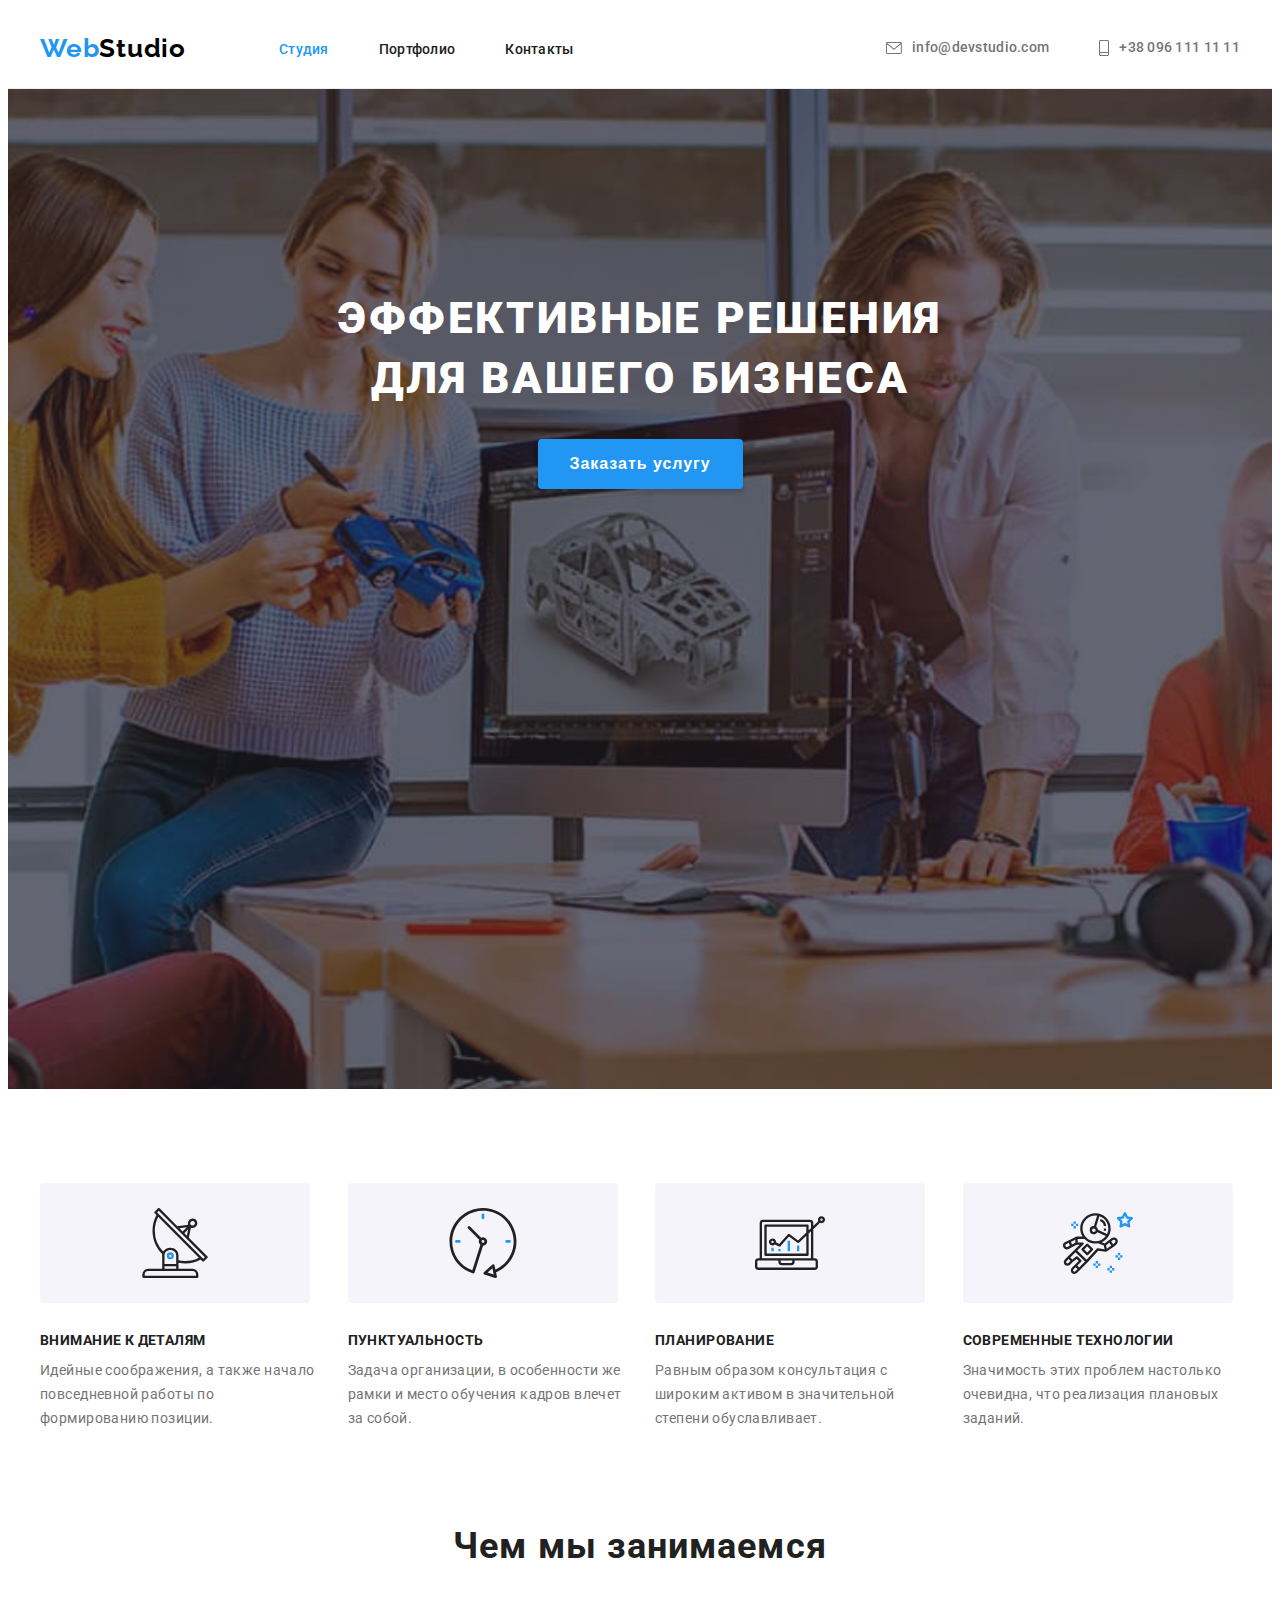
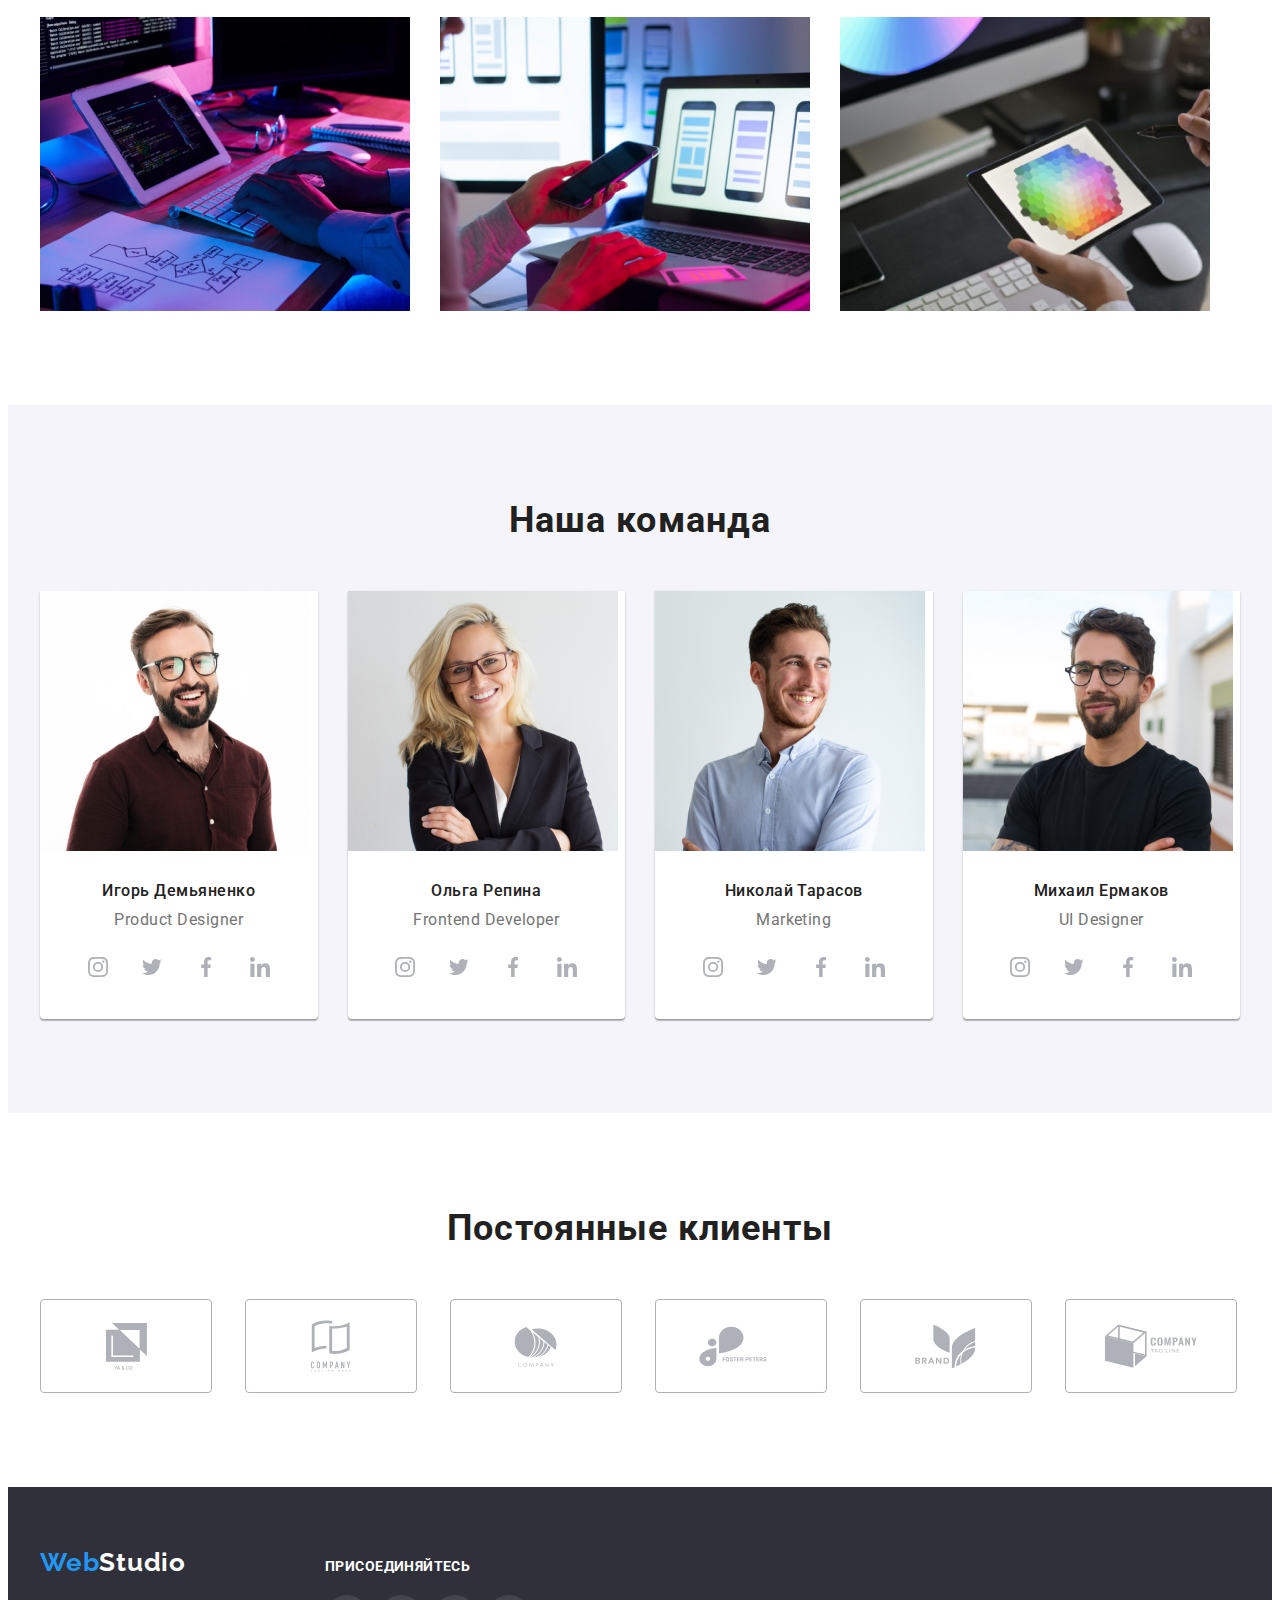
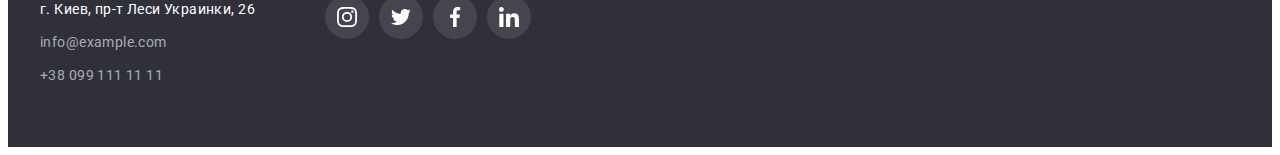
<file: index.html>
<!DOCTYPE html>
<html lang="ru">
  <head>
    <meta charset="UTF-8" />
    <meta name="viewport" content="width=device-width, initial-scale=1.0" />
    <title>WebStudio</title>
    <link rel="preconnect" href="https://fonts.gstatic.com" />
    <link
      href="https://fonts.googleapis.com/css2?family=Raleway:wght@700&family=Roboto:wght@400;500;700;900&display=swap"
      rel="stylesheet"
    />
    <link
      rel="stylesheet"
      href="https://cdnjs.cloudflare.com/ajax/libs/modern-normalize/1.1.0/modern-normalize.min.css"
      integrity="sha512-wpPYUAdjBVSE4KJnH1VR1HeZfpl1ub8YT/NKx4PuQ5NmX2tKuGu6U/JRp5y+Y8XG2tV+wKQpNHVUX03MfMFn9Q=="
      crossorigin="anonymous"
      referrerpolicy="no-referrer"
    />
    <link rel="stylesheet" href="./css/styles.css" />
  </head>
  <body>
    <!-- ------------------Шапка сайта-------------------- -->
    <header class="head">
      <div class="container headline">
        <nav class="head-nav">
          <a class="logo link" href="./index.html" lang="en"
            ><span class="logo-accent">Web</span>Studio
          </a>
          <ul class="head-pagination list">
            <li class="pagination-item">
              <a class="head-link link current" href="./index.html">Студия</a>
            </li>

            <li class="pagination-item">
              <a class="head-link link" href="./portfolio.html">Портфолио</a>
            </li>

            <li class="pagination-item"><a class="head-link link" href="">Контакты</a></li>
          </ul>
        </nav>
        <ul class="head-feedback list">
          <li class="phone-mail">
            <a class="head-link contacts link" href="mailto:info@devstudio.com">
              <svg class="contact-icon" width="16px" height="12px">
                <use href="./image/sprite.svg#icon-envelope"></use>
              </svg>
              info@devstudio.com
            </a>
          </li>

          <li class="phone-mail">
            <a class="head-link contacts link" href="tel:+380961111111">
              <svg class="contact-icon" width="10px" height="16px">
                <use href="./image/sprite.svg#icon-smartphone"></use>
              </svg>
              +38 096 111 11 11
            </a>
          </li>
        </ul>
      </div>
    </header>
    <main>
      <!-- --------------------Герой----------------------- -->
      <section class="hero">
        <div class="container">
          <h1 class="hero-title">
            Эффективные решения <br />
            для вашего бизнеса
          </h1>
          <button class="hero-button" type="button">Заказать услугу</button>
        </div>
      </section>
      <!-- ------------------Преимущества---------------------- -->
      <section class="features">
        <div class="container">
          <h2 class="visually-hidden">Преимущества компании</h2>
          <ul class="features-list list">
            <li class="features-item">
              <div class="features-thumb">
                <svg width="70px" height="70px">
                  <use href="./image/sprite.svg#icon-antenna"></use>
                </svg>
              </div>
              <h3 class="features-title">Внимание к деталям</h3>
              <p class="features-desc">
                Идейные соображения, а также начало повседневной работы по формированию позиции.
              </p>
            </li>

            <li class="features-item clock">
              <div class="features-thumb">
                <svg width="70px" height="70px">
                  <use href="./image/sprite.svg#icon-clock"></use>
                </svg>
              </div>
              <h3 class="features-title">Пунктуальность</h3>
              <p class="features-desc">
                Задача организации, в особенности же рамки и место обучения кадров влечет за собой.
              </p>
            </li>

            <li class="features-item diagram">
              <div class="features-thumb">
                <svg width="70px" height="70px">
                  <use href="./image/sprite.svg#icon-diagram"></use>
                </svg>
              </div>
              <h3 class="features-title">Планирование</h3>
              <p class="features-desc">
                Равным образом консультация с широким активом в значительной степени обуславливает.
              </p>
            </li>

            <li class="features-item astronaut">
              <div class="features-thumb">
                <svg width="70px" height="70px">
                  <use href="./image/sprite.svg#icon-astronaut"></use>
                </svg>
              </div>
              <h3 class="features-title">Современные технологии</h3>
              <p class="features-desc">
                Значимость этих проблем настолько очевидна, что реализация плановых заданий.
              </p>
            </li>
          </ul>
        </div>
      </section>
      <!-- -----------------Услуги студии---------------------- -->
      <section class="services section">
        <div class="container">
          <h2 class="subtitle">Чем мы занимаемся</h2>
          <ul class="servises-list list">
            <li class="servises-item">
              <img src="./image/main/img1.jpg" alt="Верстка сайта" width="370" height="294" />
            </li>

            <li class="servises-item">
              <img
                src="./image/main/img2.jpg"
                alt="Разработка мобильных приложений"
                width="370"
                height="294"
              />
            </li>

            <li class="servises-item">
              <img src="./image/main/img3.jpg" alt="Веб дизайн" width="370" height="294" />
            </li>
          </ul>
        </div>
      </section>
      <!-- -----------------Cотрудники------------------ -->
      <section class="team section">
        <div class="container">
          <h2 class="subtitle">Наша команда</h2>
          <ul class="team-list list">
            <li class="team-card">
              <img
                class="team-pic"
                src="./image/main/igor.jpg"
                alt="Фото сотрудника"
                width="270"
                height="260"
              />
              <div class="team-text">
                <h3 class="team-member">Игорь Демьяненко</h3>
                <p lang="en" class="team-prof">Product Designer</p>
                <ul class="socials-list team-socials list">
                  <li class="socials-item">
                    <a href="" class="socials-link team-icon">
                      <svg class="socials-icon" width="20px" height="20px">
                        <use href="./image/sprite.svg#icon-instagram"></use>
                      </svg>
                    </a>
                  </li>
                  <li class="socials-item">
                    <a href="" class="socials-link team-icon">
                      <svg class="socials-icon" width="20px" height="20px">
                        <use href="./image/sprite.svg#icon-twitter"></use>
                      </svg>
                    </a>
                  </li>
                  <li class="socials-item">
                    <a href="" class="socials-link team-icon">
                      <svg class="socials-icon" width="20px" height="20px">
                        <use href="./image/sprite.svg#icon-facebook"></use>
                      </svg>
                    </a>
                  </li>
                  <li class="socials-item">
                    <a href="" class="socials-link team-icon">
                      <svg class="socials-icon" width="20px" height="20px">
                        <use href="./image/sprite.svg#icon-linkedin"></use>
                      </svg>
                    </a>
                  </li>
                </ul>
              </div>
            </li>

            <li class="team-card">
              <img
                class="team-pic"
                src="./image/main/olha.jpg"
                alt="Фото сотрудника"
                width="270"
                height="260"
              />
              <div class="team-text">
                <h3 class="team-member">Ольга Репина</h3>
                <p lang="en" class="team-prof">Frontend Developer</p>
                <ul class="socials-list team-socials list">
                  <li class="socials-item">
                    <a href="" class="socials-link team-icon">
                      <svg class="socials-icon" width="20px" height="20px">
                        <use href="./image/sprite.svg#icon-instagram"></use>
                      </svg>
                    </a>
                  </li>
                  <li class="socials-item">
                    <a href="" class="socials-link team-icon">
                      <svg class="socials-icon" width="20px" height="20px">
                        <use href="./image/sprite.svg#icon-twitter"></use>
                      </svg>
                    </a>
                  </li>
                  <li class="socials-item">
                    <a href="" class="socials-link team-icon">
                      <svg class="socials-icon" width="20px" height="20px">
                        <use href="./image/sprite.svg#icon-facebook"></use>
                      </svg>
                    </a>
                  </li>
                  <li class="socials-item">
                    <a href="" class="socials-link team-icon">
                      <svg class="socials-icon" width="20px" height="20px">
                        <use href="./image/sprite.svg#icon-linkedin"></use>
                      </svg>
                    </a>
                  </li>
                </ul>
              </div>
            </li>

            <li class="team-card">
              <img
                class="team-pic"
                src="./image/main/nicolay.jpg"
                alt="Фото сотрудника"
                width="270"
                height="260"
              />
              <div class="team-text">
                <h3 class="team-member">Николай Тарасов</h3>
                <p lang="en" class="team-prof">Marketing</p>
                <ul class="socials-list team-socials list">
                  <li class="socials-item">
                    <a href="" class="socials-link team-icon">
                      <svg class="socials-icon" width="20px" height="20px">
                        <use href="./image/sprite.svg#icon-instagram"></use>
                      </svg>
                    </a>
                  </li>
                  <li class="socials-item">
                    <a href="" class="socials-link team-icon">
                      <svg class="socials-icon" width="20px" height="20px">
                        <use href="./image/sprite.svg#icon-twitter"></use>
                      </svg>
                    </a>
                  </li>
                  <li class="socials-item">
                    <a href="" class="socials-link team-icon">
                      <svg class="socials-icon" width="20px" height="20px">
                        <use href="./image/sprite.svg#icon-facebook"></use>
                      </svg>
                    </a>
                  </li>
                  <li class="socials-item">
                    <a href="" class="socials-link team-icon">
                      <svg class="socials-icon" width="20px" height="20px">
                        <use href="./image/sprite.svg#icon-linkedin"></use>
                      </svg>
                    </a>
                  </li>
                </ul>
              </div>
            </li>

            <li class="team-card">
              <img
                class="team-pic"
                src="./image/main/michael.jpg"
                alt="Фото сотрудника"
                width="270"
                height="260"
              />
              <div class="team-text">
                <h3 class="team-member">Михаил Ермаков</h3>
                <p lang="en" class="team-prof">UI Designer</p>
                <ul class="socials-list team-socials list">
                  <li class="socials-item">
                    <a href="" class="socials-link team-icon">
                      <svg class="socials-icon" width="20px" height="20px">
                        <use href="./image/sprite.svg#icon-instagram"></use>
                      </svg>
                    </a>
                  </li>
                  <li class="socials-item">
                    <a href="" class="socials-link team-icon">
                      <svg class="socials-icon" width="20px" height="20px">
                        <use href="./image/sprite.svg#icon-twitter"></use>
                      </svg>
                    </a>
                  </li>
                  <li class="socials-item">
                    <a href="" class="socials-link team-icon">
                      <svg class="socials-icon" width="20px" height="20px">
                        <use href="./image/sprite.svg#icon-facebook"></use>
                      </svg>
                    </a>
                  </li>
                  <li class="socials-item">
                    <a href="" class="socials-link team-icon">
                      <svg class="socials-icon" width="20px" height="20px">
                        <use href="./image/sprite.svg#icon-linkedin"></use>
                      </svg>
                    </a>
                  </li>
                </ul>
              </div>
            </li>
          </ul>
        </div>
      </section>
      <!-- -------------------Клиенты--------------------------- -->
      <section class="clients section">
        <div class="container">
          <h2 class="subtitle">Постоянные клиенты</h2>
          <ul class="clients-list list">
            <li class="clients-item">
              <a href="" class="clients-thumb">
                <svg class="clients-icon" width="41px" height="47px">
                  <use href="./image/sprite.svg#icon-client-1"></use>
                </svg>
              </a>
            </li>

            <li class="clients-item">
              <a href="" class="clients-thumb">
                <svg class="clients-icon" width="40px" height="52px">
                  <use href="./image/sprite.svg#icon-client-2"></use>
                </svg>
              </a>
            </li>

            <li class="clients-item">
              <a href="" class="clients-thumb">
                <svg class="clients-icon" width="43px" height="41px">
                  <use href="./image/sprite.svg#icon-client-3"></use>
                </svg>
              </a>
            </li>

            <li class="clients-item">
              <a href="" class="clients-thumb">
                <svg class="clients-icon" width="84px" height="41px">
                  <use href="./image/sprite.svg#icon-client-4"></use>
                </svg>
              </a>
            </li>

            <li class="clients-item">
              <a href="" class="clients-thumb">
                <svg class="clients-icon" width="63px" height="45px">
                  <use href="./image/sprite.svg#icon-client-5"></use>
                </svg>
              </a>
            </li>

            <li class="clients-item">
              <a href="" class="clients-thumb">
                <svg class="clients-icon" width="94px" height="44px">
                  <use href="./image/sprite.svg#icon-client-6"></use>
                </svg>
              </a>
            </li>
          </ul>
        </div>
      </section>
    </main>
    <!-- -------------------------Футер-------------------- -->
    <footer class="footer">
      <div class="container footer-thumbs">
        <div class="address">
          <a class="down logo link" href="./index.html" lang="en"
            ><span class="logo-accent">Web</span>Studio</a
          >
          <address>
            <ul class="address-list list">
              <li class="address-item">
                <a
                  class="footer-address link"
                  href="https://goo.gl/maps/XXydakqSkCd74Hgu6"
                  target="_blank"
                  rel="noreferrer noopener"
                >
                  г. Киев, пр-т Леси Украинки, 26
                </a>
              </li>
              <li class="address-item">
                <a class="footer-address more link" href="mailto:info@example.com"
                  >info@example.com
                </a>
              </li>
              <li class="address-item">
                <a class="footer-address more link" href="tel:+380991111111">+38 099 111 11 11 </a>
              </li>
            </ul>
          </address>
        </div>
        <div class="socials">
          <p class="socials-invite">Присоединяйтесь</p>
          <ul class="socials-list list">
            <li class="socials-item">
              <a href="" class="socials-link foot-icon">
                <svg class="socials-icon" width="20px" height="20px">
                  <use href="./image/sprite.svg#icon-instagram"></use>
                </svg>
              </a>
            </li>
            <li class="socials-item">
              <a href="" class="socials-link foot-icon">
                <svg class="socials-icon" width="20px" height="20px">
                  <use href="./image/sprite.svg#icon-twitter"></use>
                </svg>
              </a>
            </li>
            <li class="socials-item">
              <a href="" class="socials-link foot-icon">
                <svg class="socials-icon" width="20px" height="20px">
                  <use href="./image/sprite.svg#icon-facebook"></use>
                </svg>
              </a>
            </li>
            <li class="socials-item">
              <a href="" class="socials-link foot-icon">
                <svg class="socials-icon" width="20px" height="20px">
                  <use href="./image/sprite.svg#icon-linkedin"></use>
                </svg>
              </a>
            </li>
          </ul>
        </div>
      </div>
    </footer>
  </body>
</html>
</file>
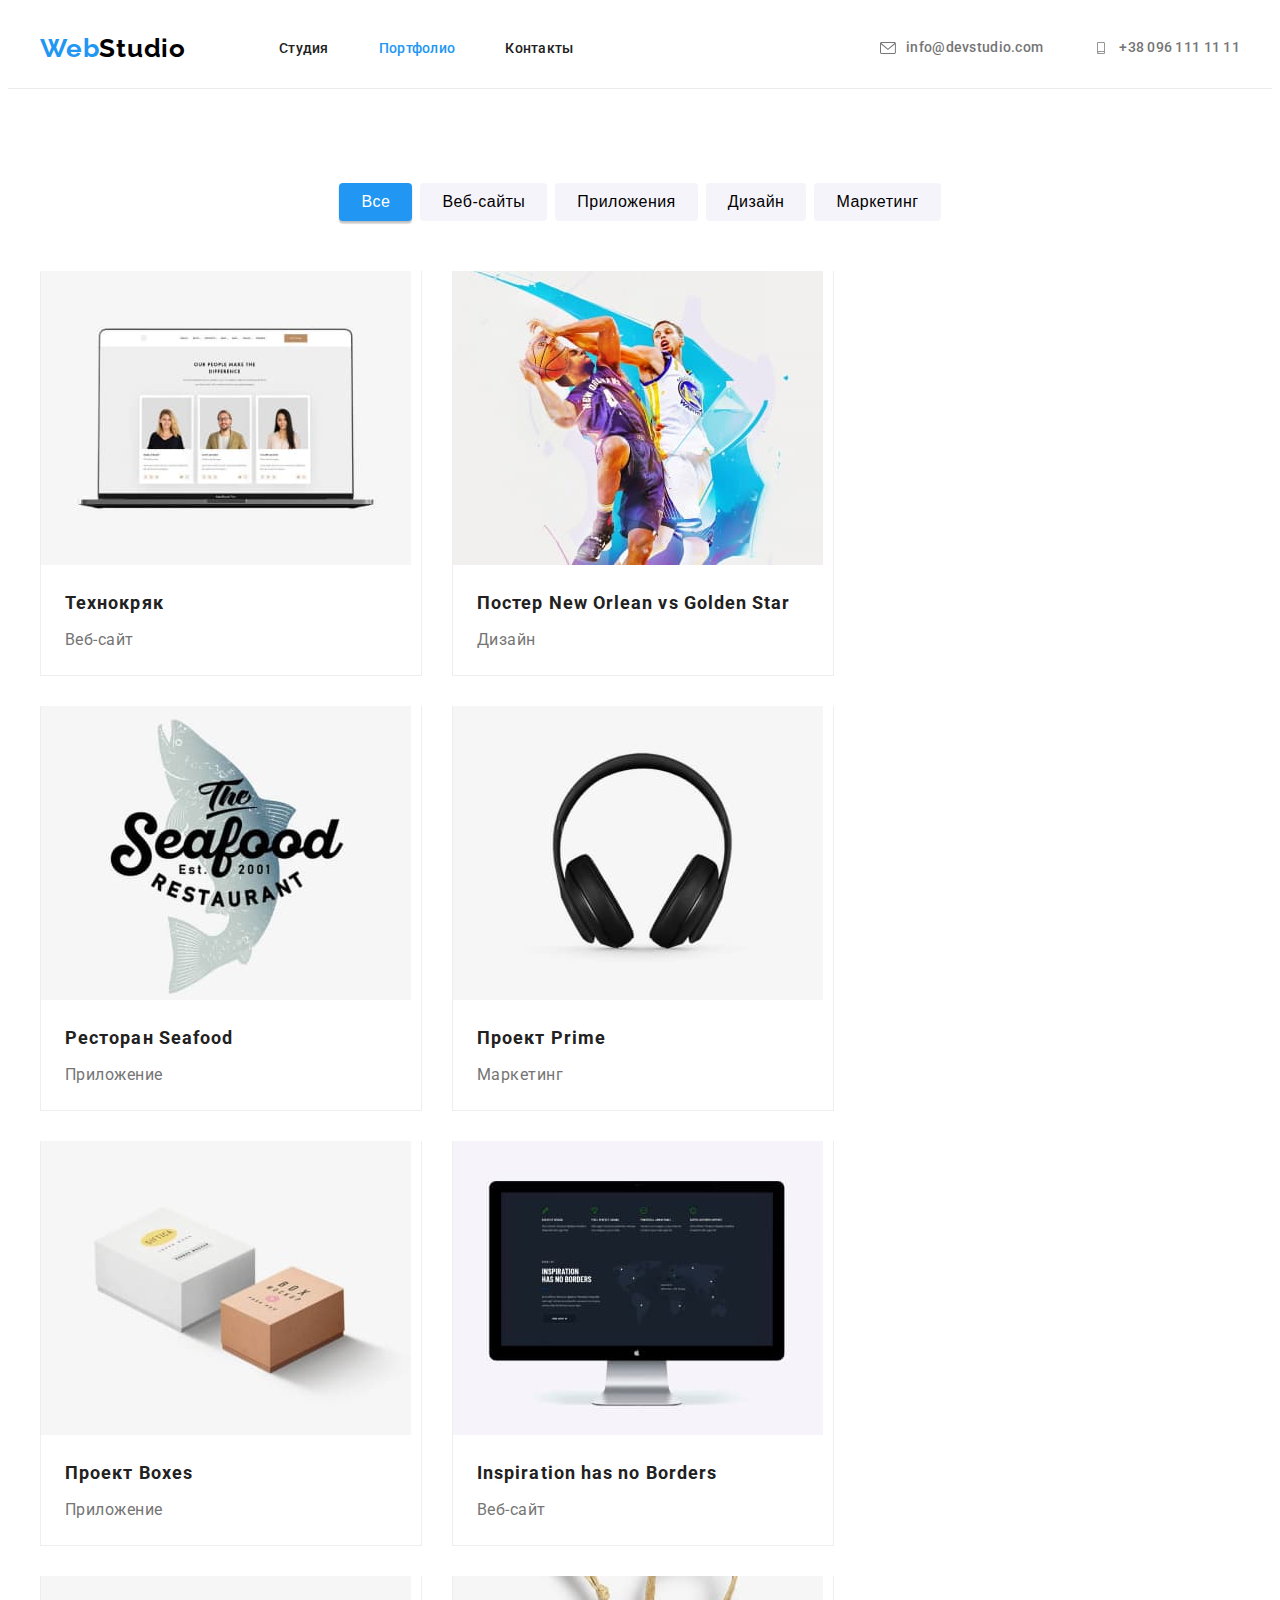
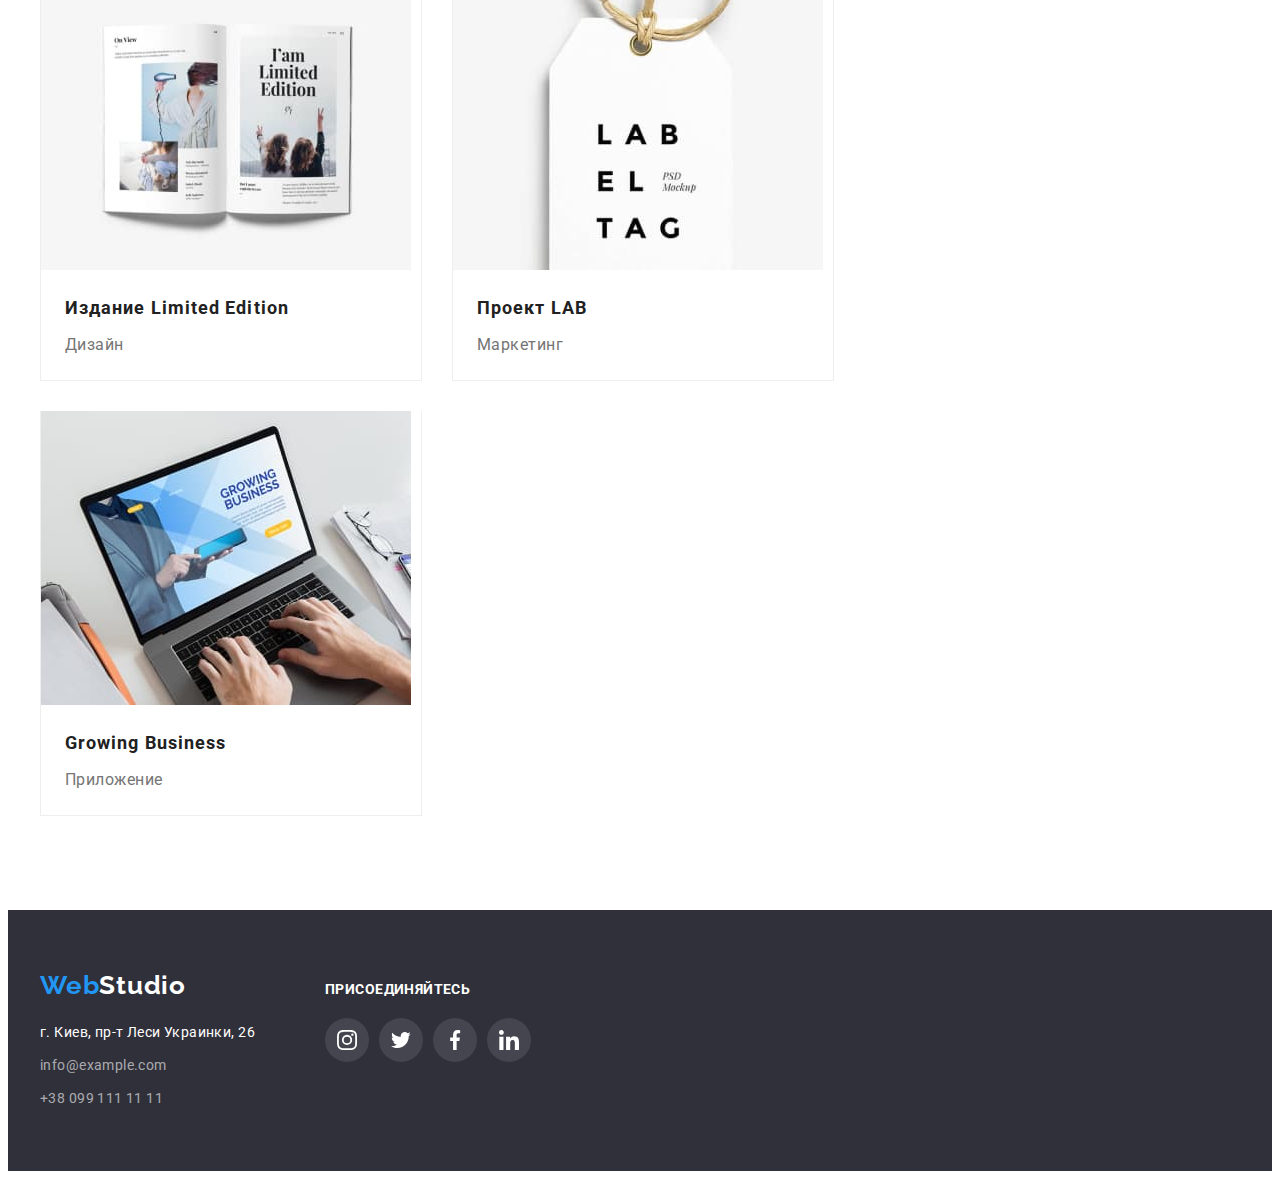
<file: portfolio.html>
<!DOCTYPE html>
<html lang="ru">
  <head>
    <meta charset="UTF-8" />
    <meta name="viewport" content="width=device-width, initial-scale=1.0" />
    <title>WebStudio</title>
    <link rel="preconnect" href="https://fonts.gstatic.com" />
    <link
      href="https://fonts.googleapis.com/css2?family=Raleway:wght@700&family=Roboto:wght@400;500;700;900&display=swap"
      rel="stylesheet"
    />
    <link
      rel="stylesheet"
      href="https://cdnjs.cloudflare.com/ajax/libs/modern-normalize/1.1.0/modern-normalize.min.css"
      integrity="sha512-wpPYUAdjBVSE4KJnH1VR1HeZfpl1ub8YT/NKx4PuQ5NmX2tKuGu6U/JRp5y+Y8XG2tV+wKQpNHVUX03MfMFn9Q=="
      crossorigin="anonymous"
      referrerpolicy="no-referrer"
    />
    <link rel="stylesheet" href="./css/styles.css" />
  </head>
  <body>
    <!------------------Шапка сайта-------------------->
    <header class="head">
      <div class="container headline">
        <nav class="head-nav">
          <a class="logo link" href="./index.html" lang="en"
            ><span class="logo-accent">Web</span>Studio
          </a>
          <ul class="head-pagination list">
            <li class="pagination-item">
              <a class="head-link link" href="./index.html">Студия</a>
            </li>
            <li class="pagination-item">
              <a class="head-link link current" href="./portfolio.html">Портфолио</a>
            </li>
            <li class="pagination-item"><a class="head-link link" href="">Контакты</a></li>
          </ul>
        </nav>
        <ul class="head-feedback list">
          <li class="phone-mail">
            <a class="head-link contacts link" href="mailto:info@devstudio.com">
              <svg class="contact-icon" width="16px" height="12px">
                <use href="./image/sprite.svg#icon-envelope"></use>
              </svg>
              info@devstudio.com
            </a>
          </li>

          <li class="phone-mail">
            <a class="head-link contacts link" href="tel:+380961111111">
              <svg class="contact-icon" width="16px" height="12px">
                <use href="./image/sprite.svg#icon-smartphone"></use>
              </svg>
              +38 096 111 11 11
            </a>
          </li>
        </ul>
      </div>
    </header>
    <!-----------------Галерея работ----------------------->
    <main>
      <h1 class="visually-hidden">Портфолио WebStudio</h1>
      <section class="galery section">
        <div class="container">
          <h2 class="visually-hidden">Фильтр</h2>
          <ul class="filter-list list">
            <li class="filter-item"><button class="filter active" type="button">Все</button></li>
            <li class="filter-item"><button class="filter" type="button">Веб-сайты</button></li>
            <li class="filter-item"><button class="filter" type="button">Приложения</button></li>
            <li class="filter-item"><button class="filter" type="button">Дизайн</button></li>
            <li class="filter-item"><button class="filter" type="button">Маркетинг</button></li>
          </ul>

          <ul class="galery-projects list">
            <li class="projects-card">
              <a class="projects-link link" href=""
                ><img
                  src="./image/portfolio/img-1.jpg"
                  alt="Открытый ноутбук"
                  width="370"
                  height="294"
                />
                <div class="projects-about">
                  <h3 class="projects-title">Технокряк</h3>
                  <p class="projects-desc">Веб-сайт</p>
                </div>
              </a>
            </li>

            <li class="projects-card">
              <a class="projects-link link" href=""
                ><img
                  src="./image/portfolio/img-2.jpg"
                  alt="Постер с баскетболистами"
                  width="370"
                  height="294"
                />
                <div class="projects-about">
                  <h3 class="projects-title">
                    Постер <span lang="en"> New Orlean vs Golden Star</span>
                  </h3>
                  <p class="projects-desc">Дизайн</p>
                </div>
              </a>
            </li>

            <li class="projects-card">
              <a class="projects-link link" href=""
                ><img
                  src="./image/portfolio/img-3.jpg"
                  alt="Логотип ресторана"
                  width="370"
                  height="294"
                />
                <div class="projects-about">
                  <h3 class="projects-title">Ресторан <span lang="en">Seafood</span></h3>
                  <p class="projects-desc">Приложение</p>
                </div>
              </a>
            </li>

            <li class="projects-card">
              <a class="projects-link link" href=""
                ><img src="./image/portfolio/img-4.jpg" alt="Наушники" width="370" height="294" />
                <div class="projects-about">
                  <h3 class="projects-title">Проект <span lang="en">Prime</span></h3>
                  <p class="projects-desc">Маркетинг</p>
                </div>
              </a>
            </li>

            <li class="projects-card">
              <a class="projects-link link" href=""
                ><img
                  src="./image/portfolio/img-5.jpg"
                  alt="Брендированные коробки"
                  width="370"
                  height="294"
                />
                <div class="projects-about">
                  <h3 class="projects-title">Проект <span lang="en">Boxes</span></h3>
                  <p class="projects-desc">Приложение</p>
                </div>
              </a>
            </li>

            <li class="projects-card">
              <a class="projects-link link" href=""
                ><img
                  src="./image/portfolio/img-6.jpg"
                  alt="Монитор со звездным небом"
                  width="370"
                  height="294"
                />
                <div class="projects-about">
                  <h3 class="projects-title" lang="en">Inspiration has no Borders</h3>
                  <p class="projects-desc">Веб-сайт</p>
                </div>
              </a>
            </li>

            <li class="projects-card">
              <a class="projects-link link" href=""
                ><img
                  src="./image/portfolio/img-7.jpg"
                  alt="Открытый журнал"
                  width="370"
                  height="294"
                />
                <div class="projects-about">
                  <h3 class="projects-title">Издание <span lang="en">Limited Edition</span></h3>
                  <p class="projects-desc">Дизайн</p>
                </div>
              </a>
            </li>

            <li class="projects-card">
              <a class="projects-link link" href=""
                ><img
                  src="./image/portfolio/img-8.jpg"
                  alt="Бирка с логотипом"
                  width="370"
                  height="294"
                />
                <div class="projects-about">
                  <h3 class="projects-title">Проект <span lang="en">LAB</span></h3>
                  <p class="projects-desc">Маркетинг</p>
                </div>
              </a>
            </li>

            <li class="projects-card">
              <a class="projects-link link" href=""
                ><img
                  src="./image/portfolio/img-9.jpg"
                  alt="Руки на ноутбуке"
                  width="370"
                  height="294"
                />
                <div class="projects-about">
                  <h3 class="projects-title" lang="en">Growing Business</h3>
                  <p class="projects-desc">Приложение</p>
                </div>
              </a>
            </li>
          </ul>
        </div>
      </section>
    </main>
    <!--Футер-->
    <footer class="footer">
      <div class="container footer-thumbs">
        <div class="address">
          <a class="down logo link" href="./index.html" lang="en"
            ><span class="logo-accent">Web</span>Studio</a
          >
          <address>
            <ul class="address-list list">
              <li class="address-item">
                <a
                  class="footer-address link"
                  href="https://goo.gl/maps/XXydakqSkCd74Hgu6"
                  target="_blank"
                  rel="noreferrer noopener"
                >
                  г. Киев, пр-т Леси Украинки, 26
                </a>
              </li>
              <li class="address-item">
                <a class="footer-address more link" href="mailto:info@example.com"
                  >info@example.com
                </a>
              </li>
              <li class="address-item">
                <a class="footer-address more link" href="tel:+380991111111">+38 099 111 11 11 </a>
              </li>
            </ul>
          </address>
        </div>
        <div class="socials">
          <p class="socials-invite">Присоединяйтесь</p>
          <ul class="socials-list list">
            <li class="socials-item">
              <a href="" class="socials-link foot-icon">
                <svg class="socials-icon" width="20px" height="20px">
                  <use href="./image/sprite.svg#icon-instagram"></use>
                </svg>
              </a>
            </li>
            <li class="socials-item">
              <a href="" class="socials-link foot-icon">
                <svg class="socials-icon" width="20px" height="20px">
                  <use href="./image/sprite.svg#icon-twitter"></use>
                </svg>
              </a>
            </li>
            <li class="socials-item">
              <a href="" class="socials-link foot-icon">
                <svg class="socials-icon" width="20px" height="20px">
                  <use href="./image/sprite.svg#icon-facebook"></use>
                </svg>
              </a>
            </li>
            <li class="socials-item">
              <a href="" class="socials-link foot-icon">
                <svg class="socials-icon" width="20px" height="20px">
                  <use href="./image/sprite.svg#icon-linkedin"></use>
                </svg>
              </a>
            </li>
          </ul>
        </div>
      </div>
    </footer>
  </body>
</html>
</file>
<file: css/styles.css>
:root {
  --common-family: 'Roboto', sans-serif;
  --secondary-family: 'Raleway', sans-serif;
  --brand-color: #2196f3;
  --text-color: #212121;
  --logo-color: #000000;
  --accent-color: #ffffff;
  --shadow-color: #757575;
  --head-border-color: #ececec;
  --hero-bg-color: #c4c4c4;
  --hero-btn-hover: #188ce8;
  --card-bg-color: #f5f4fa;
  --icon-color: #afb1b8;
  --footer-bg-color: #2f303a;
  --galery-border-color: #eeeeee;
  --common-spacing: 0.03em;
  --card-gap: 30px;
}

h1,
h2,
h3,
h4,
h5,
h6,
p {
  margin-top: 0;
  margin-bottom: 0;
}

ul,
ol {
  margin-top: 0;
  margin-bottom: 0;
  padding-left: 0;
}

.list {
  list-style: none;
}

.link {
  text-decoration: none;
  color: inherit;
}

img {
  display: block;
  max-width: 100%;
  height: auto;
}

body {
  font-family: var(--common-family);
  color: var(--text-color);
}

.container {
  width: 1200px;
  padding: 0 15px;
  margin: 0 auto;
  /* outline: 2px solid teal;*/
}

.section {
  padding-top: 94px;
  padding-bottom: 94px;
}

/* =================COMPONENTS=================*/

.visually-hidden {
  position: absolute;
  white-space: nowrap;
  width: 1px;
  height: 1px;
  overflow: hidden;
  border: 0;
  padding: 0;
  clip: rect(0 0 0 0);
  clip-path: inset(50%);
  margin: -1px;
}
.subtitle {
  margin-bottom: 50px;

  font-weight: 700;
  font-size: 36px;
  line-height: 1.17;
  text-align: center;
  letter-spacing: var(--common-spacing);
}

.socials-list {
  display: flex;
}

.socials-link {
  display: inline-flex;
  align-items: center;
  justify-content: center;
  width: 44px;
  height: 44px;
  border: none;
  border-radius: 50%;
}

.socials-icon {
  fill: currentColor;
}

/*     ====================MAIN PAGE================    */

.head {
  border-bottom: 1px solid var(--head-border-color);
}
.headline {
  display: flex;
  align-items: center;
}

.head-nav {
  display: flex;
  align-items: center;
}

.head-pagination {
  display: flex;
}

.pagination-item:not(:last-child) {
  margin-right: 50px;
}

.logo {
  display: inline-block;
  margin-right: 93px;

  font-family: var(--secondary-family);
  font-size: 26px;
  font-weight: 700;
  line-height: 1.19;
  letter-spacing: var(--common-spacing);
  color: var(--logo-color);
}

.logo-accent {
  color: var(--brand-color);
}

.head-link {
  padding-top: 32px;
  padding-bottom: 32px;

  font-weight: 500;
  font-size: 14px;
  line-height: 1.14;
  letter-spacing: 0.02em;
  color: inherit;
}

.head-link.current {
  color: var(--brand-color);
}

.head-link:hover,
.head-link:focus {
  color: var(--brand-color);
}

.head-feedback {
  display: flex;
  margin-left: auto;
}

.phone-mail:not(:last-child) {
  margin-right: 50px;
}

.contacts {
  display: inline-flex;
  align-items: center;
  color: var(--shadow-color);
  fill: var(--shadow-color);
}
.contact-icon {
  margin-right: 10px;
  fill: currentColor;
}

/*     ====================HERO====================    */

.hero {
  text-align: center;
  background-color: var(--hero-bg-color);
  padding-top: 200px;
  padding-bottom: 200px;

  background-image: linear-gradient(to right, rgba(47, 48, 58, 0.4), rgba(47, 48, 58, 0.4)),
    url('../image/main/hero-bg.jpg');
  background-repeat: no-repeat;
  max-width: 1600px;
  min-height: 600px;
  margin-left: auto;
  margin-right: auto;
  background-size: cover;
  background-position: center;
}

.hero-title {
  margin-bottom: 30px;

  font-weight: 900;
  font-size: 44px;
  line-height: 1.36;
  letter-spacing: 0.06em;
  text-transform: uppercase;
  color: var(--accent-color);
}

.hero-button {
  min-width: 200px;
  padding: 10px 32px;
  border: none;
  border-radius: 4px;

  font-weight: 700;
  font-size: 16px;
  line-height: 1.88;
  letter-spacing: 0.06em;
  text-align: center;
  cursor: pointer;
  color: var(--accent-color);
  background-color: var(--brand-color);
  box-shadow: 0px 4px 4px rgba(0, 0, 0, 0.15);
}

.hero-button:hover,
.hero-button:focus {
  background-color: var(--hero-btn-hover);
}

/*     ===================FEATURES and SERVISES====================    */

.features {
  padding-top: 94px;
}

.features-list {
  display: flex;
  flex-wrap: wrap;
  margin-right: calc(-1 * var(--card-gap));
}

.features-item {
  flex-basis: calc(100% / 4 - var(--card-gap));
  margin-right: var(--card-gap);
}

.features-thumb {
  display: inline-flex;
  width: 270px;
  height: 120px;
  justify-content: center;
  align-items: center;
  margin-bottom: 30px;
  background-color: var(--card-bg-color);
  border-radius: 4px;
}

.features-title {
  margin-bottom: 10px;

  font-weight: 700;
  font-size: 14px;
  line-height: 1.14;
  letter-spacing: var(--common-spacing);
  text-transform: uppercase;
}

.features-desc {
  font-weight: 400;
  font-size: 14px;
  line-height: 1.71;
  letter-spacing: var(--common-spacing);
  color: var(--shadow-color);
}

.servises-list {
  display: flex;
}

.servises-item:not(:last-child) {
  margin-right: 30px;
}

/*     ===============TEAM=============    */

.team {
  background-color: var(--card-bg-color);
}

.team-list {
  display: flex;
  flex-wrap: wrap;
  margin-left: calc(-1 * var(--card-gap));
  margin-top: calc(-1 * var(--card-gap));
}

.team-card {
  flex-basis: calc(100% / 4 - var(--card-gap));
  margin-left: var(--card-gap);
  margin-top: var(--card-gap);
  text-align: center;
  background-color: var(--accent-color);
  box-shadow: 0px 1px 3px rgba(0, 0, 0, 0.12), 0px 1px 1px rgba(0, 0, 0, 0.14),
    0px 2px 1px rgba(0, 0, 0, 0.2);
  border-radius: 0px 0px 4px 4px;
}

.team-text {
  padding-top: 30px;
  padding-bottom: 30px;
}

.team-member {
  margin-bottom: 10px;

  font-weight: 500;
  font-size: 16px;
  line-height: 1.19;
  letter-spacing: var(--common-spacing);
}

.team-prof {
  margin-bottom: 16px;

  font-weight: 400;
  font-size: 16px;
  line-height: 1.19;
  letter-spacing: var(--common-spacing);
  color: var(--shadow-color);
}

.team-socials {
  justify-content: center;
}

.team-icon {
  color: var(--icon-color);
}

.team-icon:hover,
.team-icon:focus {
  color: var(--accent-color);
  background-color: var(--brand-color);
}

/*     ===============CLIENTS=============    */
.clients-list {
  display: flex;
  flex-wrap: wrap;
  margin-left: calc(-1 * var(--card-gap));
  margin-top: calc(-1 * var(--card-gap));
}

.clients-item {
  flex-basis: calc(100% / 6 - var(--card-gap));
  margin-left: var(--card-gap);
  margin-top: var(--card-gap);
}

.clients-thumb {
  display: inline-flex;
  justify-content: center;
  align-items: center;
  width: 170px;
  height: 92px;
  border: 1px solid var(--icon-color);
  border-radius: 4px;
  color: var(--icon-color);
}

.clients-icon {
  fill: currentColor;
}

.clients-thumb:hover,
.clients-thumb:focus {
  border: 1px solid var(--brand-color);
  color: var(--brand-color);
}

/*     ===============FOOTER=============    */

.footer {
  padding: 60px 0;

  background-color: var(--footer-bg-color);
}

.footer-thumbs {
  display: flex;
  align-items: baseline;
}

.address {
  margin-right: 70px;
}

.down.logo {
  margin-bottom: 20px;
  margin-right: 0;
  color: var(--accent-color);
}

.footer-address {
  display: inline-block;

  font-weight: 400;
  font-size: 14px;
  font-style: normal;
  line-height: 1.7;
  letter-spacing: var(--common-spacing);
  color: var(--accent-color);
}

.more {
  color: rgba(255, 255, 255, 0.6);
}

.footer-address:hover,
.footer-address:focus {
  color: var(--brand-color);
}

.address-item:not(:last-child) {
  margin-bottom: 9px;
}

.socials-invite {
  margin-bottom: 20px;

  font-weight: bold;
  font-size: 14px;
  line-height: 1.14;
  letter-spacing: var(--common-spacing);
  text-transform: uppercase;
  color: var(--accent-color);
}

.foot-icon {
  color: var(--accent-color);
  background-color: rgba(255, 255, 255, 0.1);
}

.foot-icon:hover,
.foot-icon:focus {
  background-color: var(--brand-color);
}

.socials-item:not(:last-child) {
  margin-right: 10px;
}

/*     ===============PORTFOLIO=============    */

.filter-list {
  display: flex;
  align-items: center;
  justify-content: center;
  margin-bottom: 50px;
}

.filter-item:not(:last-child) {
  margin-right: 8px;
}

.filter {
  border-radius: 4px;
  border: none;
  min-width: 73px;
  padding: 6px 22px;

  font-weight: 500;
  font-size: 16px;
  line-height: 1.63;
  text-align: center;
  letter-spacing: var(--common-spacing);
  cursor: pointer;
  color: var(--logo-color);
  background-color: var(--card-bg-color);
}

.filter:hover,
.filter:focus {
  color: var(--accent-color);
  background-color: var(--brand-color);
  box-shadow: 0px 3px 1px rgba(0, 0, 0, 0.1), 0px 1px 2px rgba(0, 0, 0, 0.08),
    0px 2px 2px rgba(0, 0, 0, 0.12);
}

.filter.active {
  color: var(--accent-color);
  background-color: var(--brand-color);
  box-shadow: 0px 3px 1px rgba(0, 0, 0, 0.1), 0px 1px 2px rgba(0, 0, 0, 0.08),
    0px 2px 2px rgba(0, 0, 0, 0.12);
}

.galery-projects {
  display: flex;
  flex-wrap: wrap;
  margin-left: calc(-1 * var(--card-gap));
  margin-top: calc(-1 * var(--card-gap));
}

.projects-card {
  flex-basis: calc(100% / 3 - var(--card-gap));
  margin-left: var(--card-gap);
  margin-top: var(--card-gap);
  border-right: 1px solid var(--galery-border-color);
  border-bottom: 1px solid var(--galery-border-color);
  border-left: 1px solid var(--galery-border-color);
}

.projects-link:hover,
.projects-link:focus {
  display: block;
  box-shadow: 0px 1px 1px rgba(0, 0, 0, 0.12), 0px 4px 4px rgba(0, 0, 0, 0.06),
    1px 4px 6px rgba(0, 0, 0, 0.16);
}

.projects-about {
  padding-top: 20px;
  padding-right: 24px;
  padding-bottom: 20px;
  padding-left: 24px;
}

.projects-title {
  margin-bottom: 4px;

  font-weight: 700;
  font-size: 18px;
  line-height: 2;
  letter-spacing: 0.06em;
}

.projects-desc {
  font-weight: 400;
  font-size: 16px;
  line-height: 1.88;
  letter-spacing: var(--common-spacing);
  color: var(--shadow-color);
}
</file>
